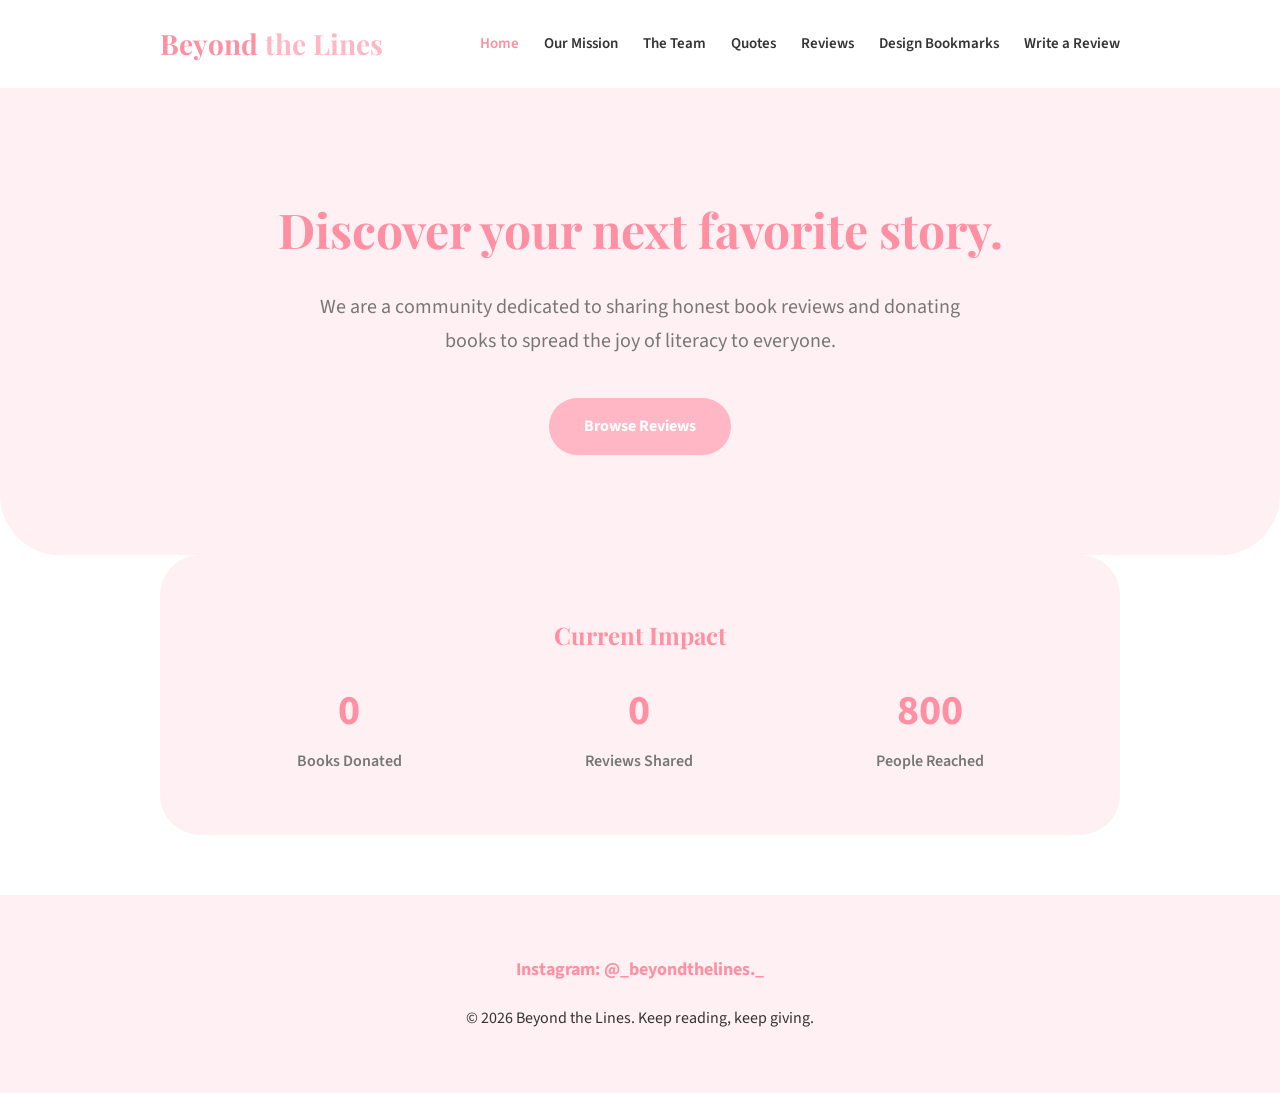
<file: index.html>
<!DOCTYPE html>
<html lang="en">
<head>
    <meta charset="UTF-8">
    <meta name="viewport" content="width=device-width, initial-scale=1.0">
    <title>Beyond the Lines | Read. Review. Give.</title>
    <link rel="stylesheet" href="style.css">
    <link href="https://fonts.googleapis.com/css2?family=Playfair+Display:wght@700&family=Source+Sans+Pro:wght@400;600&display=swap" rel="stylesheet">
</head>
<body>

    <header>
        <nav class="container">
            <a href="index.html" class="logo">Beyond <span>the Lines</span></a>
            <ul class="nav-menu">
                <li><a href="index.html" class="active">Home</a></li>
                <li><a href="about.html">Our Mission</a></li>
                <li><a href="team.html">The Team</a></li>
                <li><a href="quotes.html">Quotes</a></li>
                <li><a href="reviews.html">Reviews</a></li>
                <li><a href="bookmarks.html">Design Bookmarks</a></li>
                <li><a href="https://docs.google.com/forms/d/e/1FAIpQLSem9mo74BOJSPrJzr-lH42coEEXWqu-8bYov24VvjjePuHAZA/viewform?usp=preview" target="_blank">Write a Review</a></li>
            </ul>
        </nav>
    </header>

    <section class="hero">
        <div class="container">
            <h1>Discover your next <span>favorite story.</span></h1>
            <p>We are a community dedicated to sharing honest book reviews and donating books to spread the joy of literacy to everyone.</p>
            <div style="margin-top: 30px;">
                <a href="reviews.html" class="btn-pink">Browse Reviews</a>
            </div>
        </div>
    </section>

    <section class="container">
        <div style="text-align: center; padding: 60px; background: var(--soft-pink); border-radius: 40px;">
            <h2 style="color: var(--accent-pink); margin-bottom: 20px;">Current Impact</h2>
            <div style="display: flex; justify-content: space-around; flex-wrap: wrap; gap: 30px; margin-top: 20px;">
                <div>
                    <span style="display: block; font-size: 42px; font-weight: 700; color: var(--accent-pink);">0</span>
                    <span style="color: var(--text-light); font-weight: 600;">Books Donated</span>
                </div>
                <div>
                    <span style="display: block; font-size: 42px; font-weight: 700; color: var(--accent-pink);">0</span>
                    <span style="color: var(--text-light); font-weight: 600;">Reviews Shared</span>
                </div>
                <div>
                    <span style="display: block; font-size: 42px; font-weight: 700; color: var(--accent-pink);">800</span>
                    <span style="color: var(--text-light); font-weight: 600;">People Reached</span>
                </div>
            </div>
        </div>
    </section>

    <footer>
        <div class="container">
            <div class="social-links" style="margin-bottom: 20px;">
                <a href="https://www.instagram.com/_beyondthelines._/" target="_blank">Instagram: @_beyondthelines._</a>
            </div>
            <p>&copy; 2026 Beyond the Lines. Keep reading, keep giving.</p>
        </div>
    </footer>

</body>
</html>
</file>
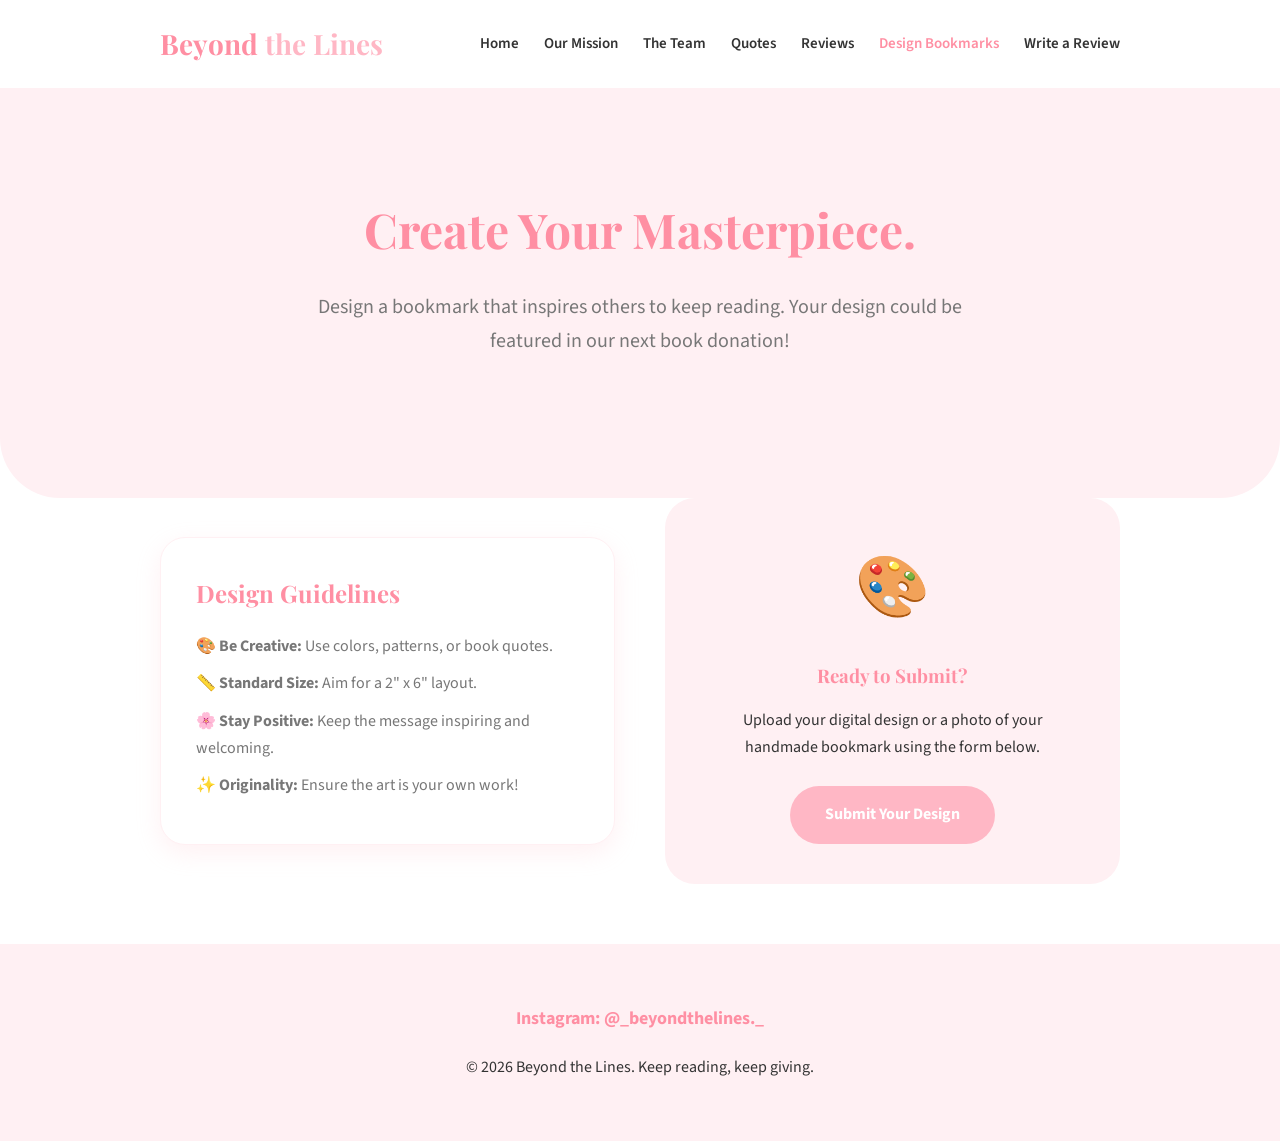
<file: bookmarks.html>
<!DOCTYPE html>
<html lang="en">
<head>
    <meta charset="UTF-8">
    <meta name="viewport" content="width=device-width, initial-scale=1.0">
    <title>Beyond the Lines | Design Bookmarks</title>
    <link rel="stylesheet" href="style.css">
    <link href="https://fonts.googleapis.com/css2?family=Playfair+Display:wght@700&family=Source+Sans+Pro:wght@400;600&display=swap" rel="stylesheet">
</head>
<body>

    <header>
        <nav class="container">
            <a href="index.html" class="logo">Beyond <span>the Lines</span></a>
            <ul class="nav-menu">
                <li><a href="index.html">Home</a></li>
                <li><a href="about.html">Our Mission</a></li>
                <li><a href="team.html">The Team</a></li>
                <li><a href="quotes.html">Quotes</a></li>
                <li><a href="reviews.html">Reviews</a></li>
                <li><a href="bookmarks.html" class="active">Design Bookmarks</a></li>
                <li><a href="https://docs.google.com/forms/d/e/1FAIpQLSem9mo74BOJSPrJzr-lH42coEEXWqu-8bYov24VvjjePuHAZA/viewform?usp=preview" target="_blank">Write a Review</a></li>
            </ul>
        </nav>
    </header>

    <section class="hero">
        <div class="container">
            <h1>Create Your <span>Masterpiece.</span></h1>
            <p>Design a bookmark that inspires others to keep reading. Your design could be featured in our next book donation!</p>
        </div>
    </section>

    <section class="container">
        <div style="display: grid; grid-template-columns: repeat(auto-fit, minmax(300px, 1fr)); gap: 50px; align-items: center;">
            <div class="card" style="text-align: left;">
                <h2 style="color: var(--accent-pink); margin-bottom: 20px;">Design Guidelines</h2>
                <ul style="list-style: none; color: var(--text-light);">
                    <li style="margin-bottom: 10px;">🎨 <strong>Be Creative:</strong> Use colors, patterns, or book quotes.</li>
                    <li style="margin-bottom: 10px;">📏 <strong>Standard Size:</strong> Aim for a 2" x 6" layout.</li>
                    <li style="margin-bottom: 10px;">🌸 <strong>Stay Positive:</strong> Keep the message inspiring and welcoming.</li>
                    <li style="margin-bottom: 10px;">✨ <strong>Originality:</strong> Ensure the art is your own work!</li>
                </ul>
            </div>
            
            <div class="form-container" style="text-align: center; padding: 40px;">
                <div style="font-size: 60px; margin-bottom: 20px;">🎨</div>
                <h3 style="color: var(--accent-pink); margin-bottom: 15px;">Ready to Submit?</h3>
                <p style="margin-bottom: 25px;">Upload your digital design or a photo of your handmade bookmark using the form below.</p>
                <a href="https://docs.google.com/forms/d/e/1FAIpQLSdgvsyT6Nh6XoqdMTIgaEi9GRjBqaIR6qL6q6AiiR72TGFPNQ/viewform?usp=publish-editor" target="_blank" class="btn-pink">Submit Your Design</a>
            </div>
        </div>
    </section>

    <footer>
        <div class="container">
            <div class="social-links" style="margin-bottom: 20px;">
                <a href="https://www.instagram.com/_beyondthelines._/" target="_blank">Instagram: @_beyondthelines._</a>
            </div>
            <p>&copy; 2026 Beyond the Lines. Keep reading, keep giving.</p>
        </div>
    </footer>

</body>
</html>
</file>
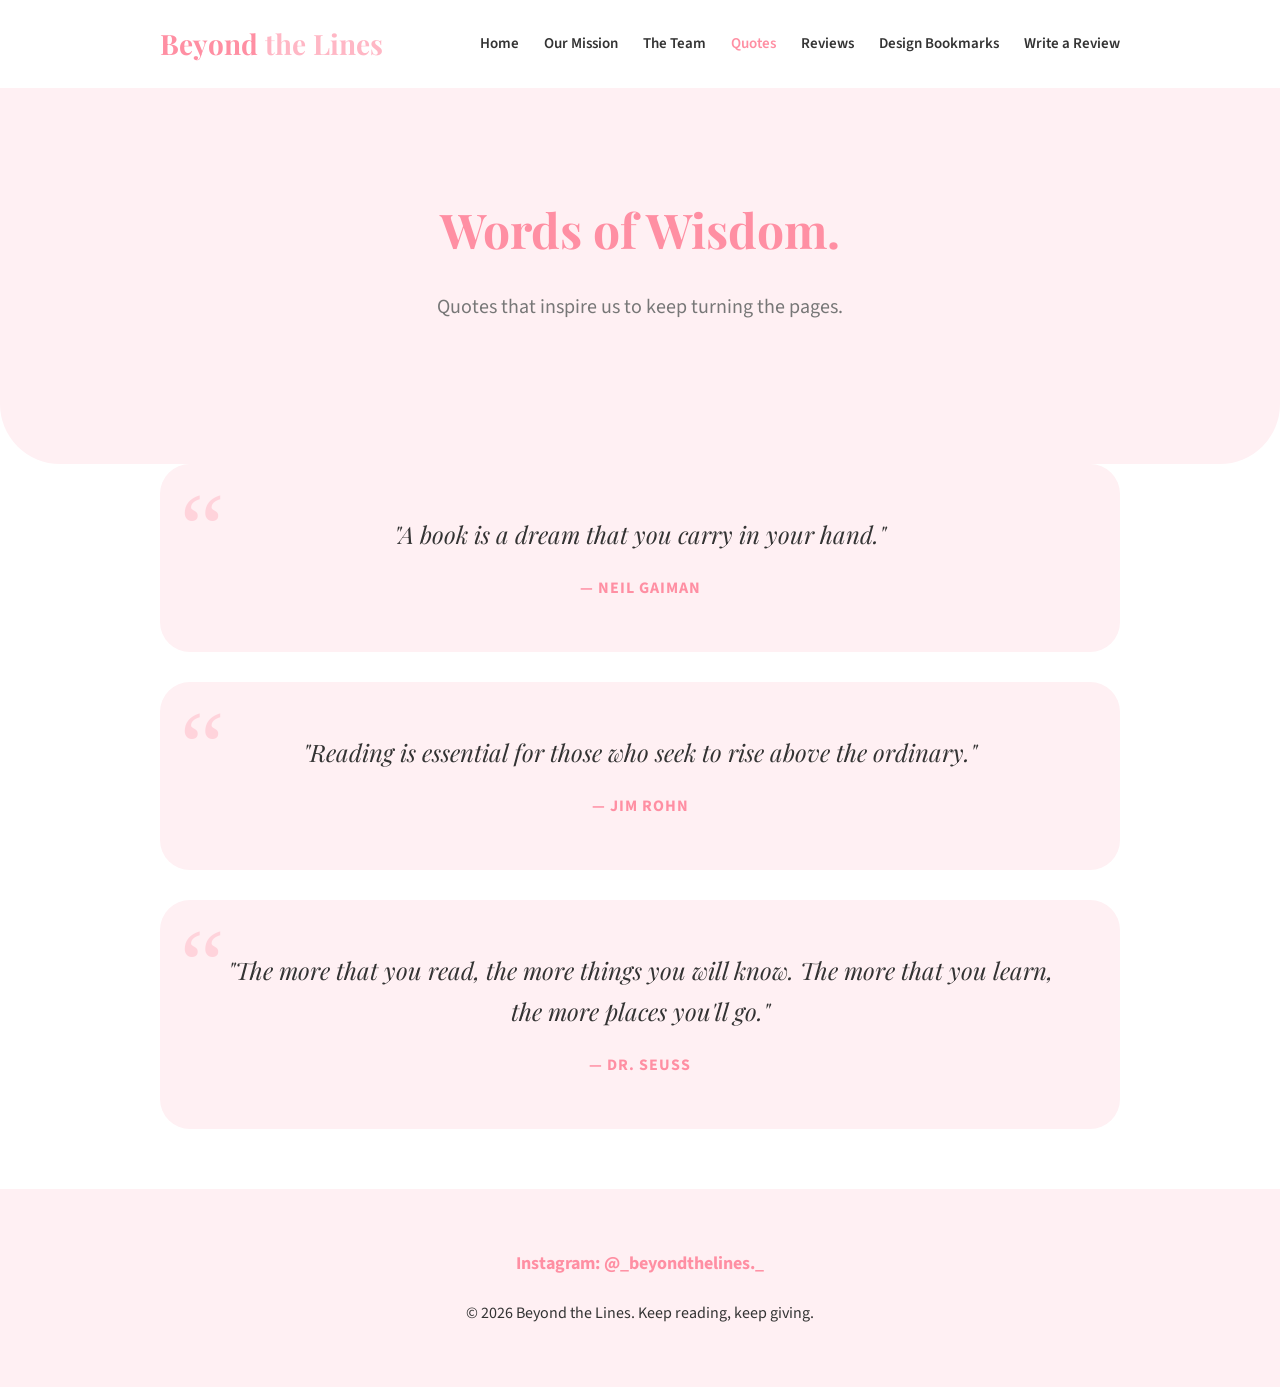
<file: quotes.html>
<!DOCTYPE html>
<html lang="en">
<head>
    <meta charset="UTF-8">
    <meta name="viewport" content="width=device-width, initial-scale=1.0">
    <title>Beyond the Lines | Quotes</title>
    <link rel="stylesheet" href="style.css">
    <link href="https://fonts.googleapis.com/css2?family=Playfair+Display:wght@700&family=Source+Sans+Pro:wght@400;600&display=swap" rel="stylesheet">
</head>
<body>

    <header>
        <nav class="container">
            <a href="index.html" class="logo">Beyond <span>the Lines</span></a>
            <ul class="nav-menu">
                <li><a href="index.html">Home</a></li>
                <li><a href="about.html">Our Mission</a></li>
                <li><a href="team.html">The Team</a></li>
                <li><a href="quotes.html" class="active">Quotes</a></li>
                <li><a href="reviews.html">Reviews</a></li>
                <li><a href="bookmarks.html">Design Bookmarks</a></li>
                <li><a href="https://docs.google.com/forms/d/e/1FAIpQLSem9mo74BOJSPrJzr-lH42coEEXWqu-8bYov24VvjjePuHAZA/viewform?usp=preview" target="_blank">Write a Review</a></li>
            </ul>
        </nav>
    </header>

    <section class="hero">
        <div class="container">
            <h1>Words of <span>Wisdom.</span></h1>
            <p>Quotes that inspire us to keep turning the pages.</p>
        </div>
    </section>

    <section class="container">
        <div class="quote-box">
            <p class="quote-text">"A book is a dream that you carry in your hand."</p>
            <p class="quote-author">— Neil Gaiman</p>
        </div>
        
        <div class="quote-box">
            <p class="quote-text">"Reading is essential for those who seek to rise above the ordinary."</p>
            <p class="quote-author">— Jim Rohn</p>
        </div>
        
        <div class="quote-box">
            <p class="quote-text">"The more that you read, the more things you will know. The more that you learn, the more places you'll go."</p>
            <p class="quote-author">— Dr. Seuss</p>
        </div>
    </section>

    <footer>
        <div class="container">
            <div class="social-links" style="margin-bottom: 20px;">
                <a href="https://www.instagram.com/_beyondthelines._/" target="_blank">Instagram: @_beyondthelines._</a>
            </div>
            <p>&copy; 2026 Beyond the Lines. Keep reading, keep giving.</p>
        </div>
    </footer>

</body>
</html>
</file>
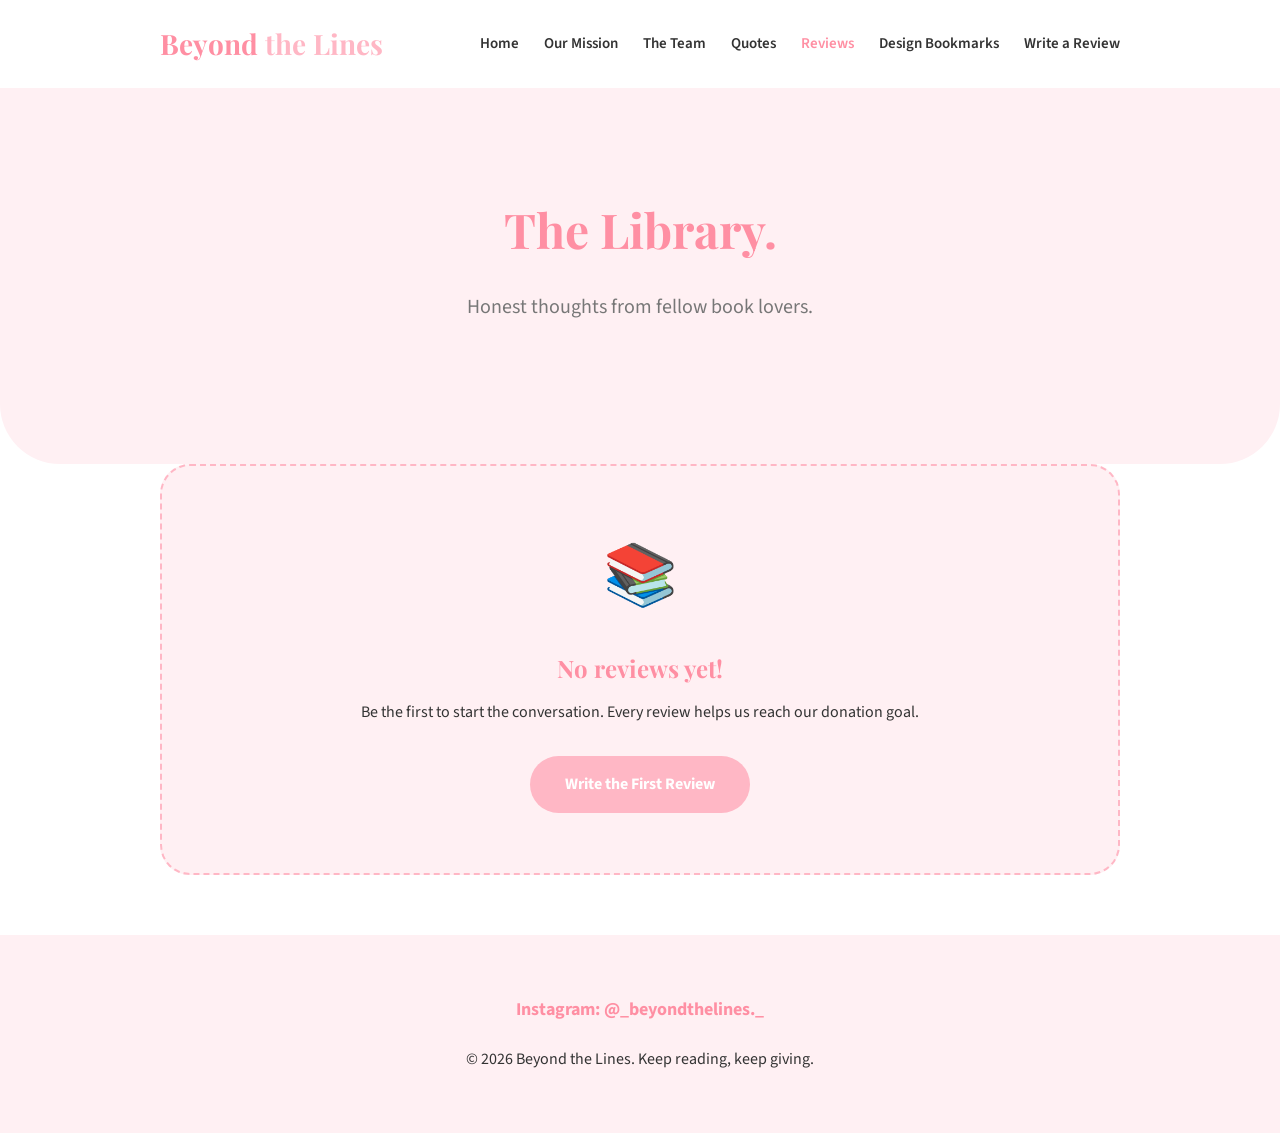
<file: reviews.html>
<!DOCTYPE html>
<html lang="en">
<head>
    <meta charset="UTF-8">
    <meta name="viewport" content="width=device-width, initial-scale=1.0">
    <title>Beyond the Lines | Reviews</title>
    <link rel="stylesheet" href="style.css">
    <link href="https://fonts.googleapis.com/css2?family=Playfair+Display:wght@700&family=Source+Sans+Pro:wght@400;600&display=swap" rel="stylesheet">
</head>
<body>

    <header>
        <nav class="container">
            <a href="index.html" class="logo">Beyond <span>the Lines</span></a>
            <ul class="nav-menu">
                <li><a href="index.html">Home</a></li>
                <li><a href="about.html">Our Mission</a></li>
                <li><a href="team.html">The Team</a></li>
                <li><a href="quotes.html">Quotes</a></li>
                <li><a href="reviews.html" class="active">Reviews</a></li>
                <li><a href="bookmarks.html">Design Bookmarks</a></li>
                <li><a href="https://docs.google.com/forms/d/e/1FAIpQLSem9mo74BOJSPrJzr-lH42coEEXWqu-8bYov24VvjjePuHAZA/viewform?usp=preview" target="_blank">Write a Review</a></li>
            </ul>
        </nav>
    </header>

    <section class="hero">
        <div class="container">
            <h1>The <span>Library.</span></h1>
            <p>Honest thoughts from fellow book lovers.</p>
        </div>
    </section>

    <section class="container">
        <div class="empty-state">
            <div style="font-size: 60px; margin-bottom: 20px;">📚</div>
            <h2 style="color: var(--accent-pink); margin-bottom: 10px;">No reviews yet!</h2>
            <p>Be the first to start the conversation. Every review helps us reach our donation goal.</p>
            <div style="margin-top: 30px;">
                <a href="https://docs.google.com/forms/d/e/1FAIpQLSem9mo74BOJSPrJzr-lH42coEEXWqu-8bYov24VvjjePuHAZA/viewform?usp=preview" target="_blank" class="btn-pink">Write the First Review</a>
            </div>
        </div>
    </section>

    <footer>
        <div class="container">
            <div class="social-links" style="margin-bottom: 20px;">
                <a href="https://www.instagram.com/_beyondthelines._/" target="_blank">Instagram: @_beyondthelines._</a>
            </div>
            <p>&copy; 2026 Beyond the Lines. Keep reading, keep giving.</p>
        </div>
    </footer>

</body>
</html>
</file>
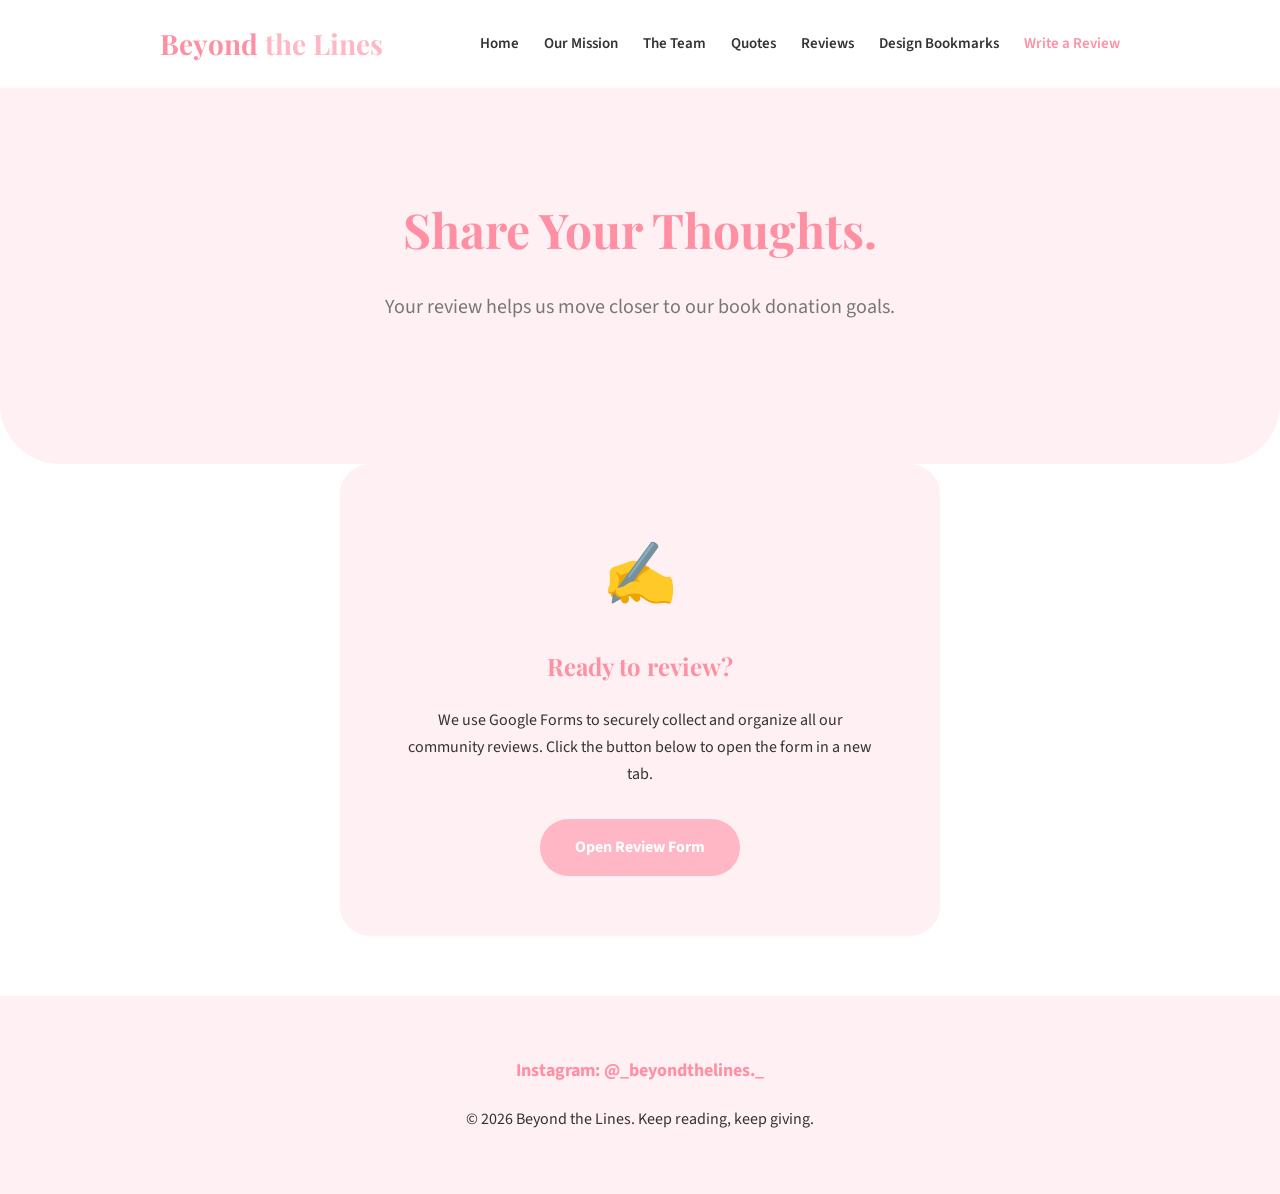
<file: submit.html>
<!DOCTYPE html>
<html lang="en">
<head>
    <meta charset="UTF-8">
    <meta name="viewport" content="width=device-width, initial-scale=1.0">
    <title>Beyond the Lines | Submit Review</title>
    <link rel="stylesheet" href="style.css">
    <link href="https://fonts.googleapis.com/css2?family=Playfair+Display:wght@700&family=Source+Sans+Pro:wght@400;600&display=swap" rel="stylesheet">
</head>
<body>

    <header>
        <nav class="container">
            <a href="index.html" class="logo">Beyond <span>the Lines</span></a>
            <ul class="nav-menu">
                <li><a href="index.html">Home</a></li>
                <li><a href="about.html">Our Mission</a></li>
                <li><a href="team.html">The Team</a></li>
                <li><a href="quotes.html">Quotes</a></li>
                <li><a href="reviews.html">Reviews</a></li>
                <li><a href="bookmarks.html">Design Bookmarks</a></li>
                <li><a href="https://docs.google.com/forms/d/e/1FAIpQLSem9mo74BOJSPrJzr-lH42coEEXWqu-8bYov24VvjjePuHAZA/viewform?usp=preview" target="_blank" class="active">Write a Review</a></li>
            </ul>
        </nav>
    </header>

    <section class="hero">
        <div class="container">
            <h1>Share Your <span>Thoughts.</span></h1>
            <p>Your review helps us move closer to our book donation goals.</p>
        </div>
    </section>

    <section class="container">
        <div class="form-container" style="text-align: center; padding: 60px;">
            <div style="font-size: 60px; margin-bottom: 20px;">✍️</div>
            <h2 style="color: var(--accent-pink); margin-bottom: 20px;">Ready to review?</h2>
            <p style="margin-bottom: 30px;">We use Google Forms to securely collect and organize all our community reviews. Click the button below to open the form in a new tab.</p>
            <a href="https://docs.google.com/forms/d/e/1FAIpQLSem9mo74BOJSPrJzr-lH42coEEXWqu-8bYov24VvjjePuHAZA/viewform?usp=preview" target="_blank" class="btn-pink">Open Review Form</a>
        </div>
    </section>

    <footer>
        <div class="container">
            <div class="social-links" style="margin-bottom: 20px;">
                <a href="https://www.instagram.com/_beyondthelines._/" target="_blank">Instagram: @_beyondthelines._</a>
            </div>
            <p>&copy; 2026 Beyond the Lines. Keep reading, keep giving.</p>
        </div>
    </footer>

</body>
</html>
</file>
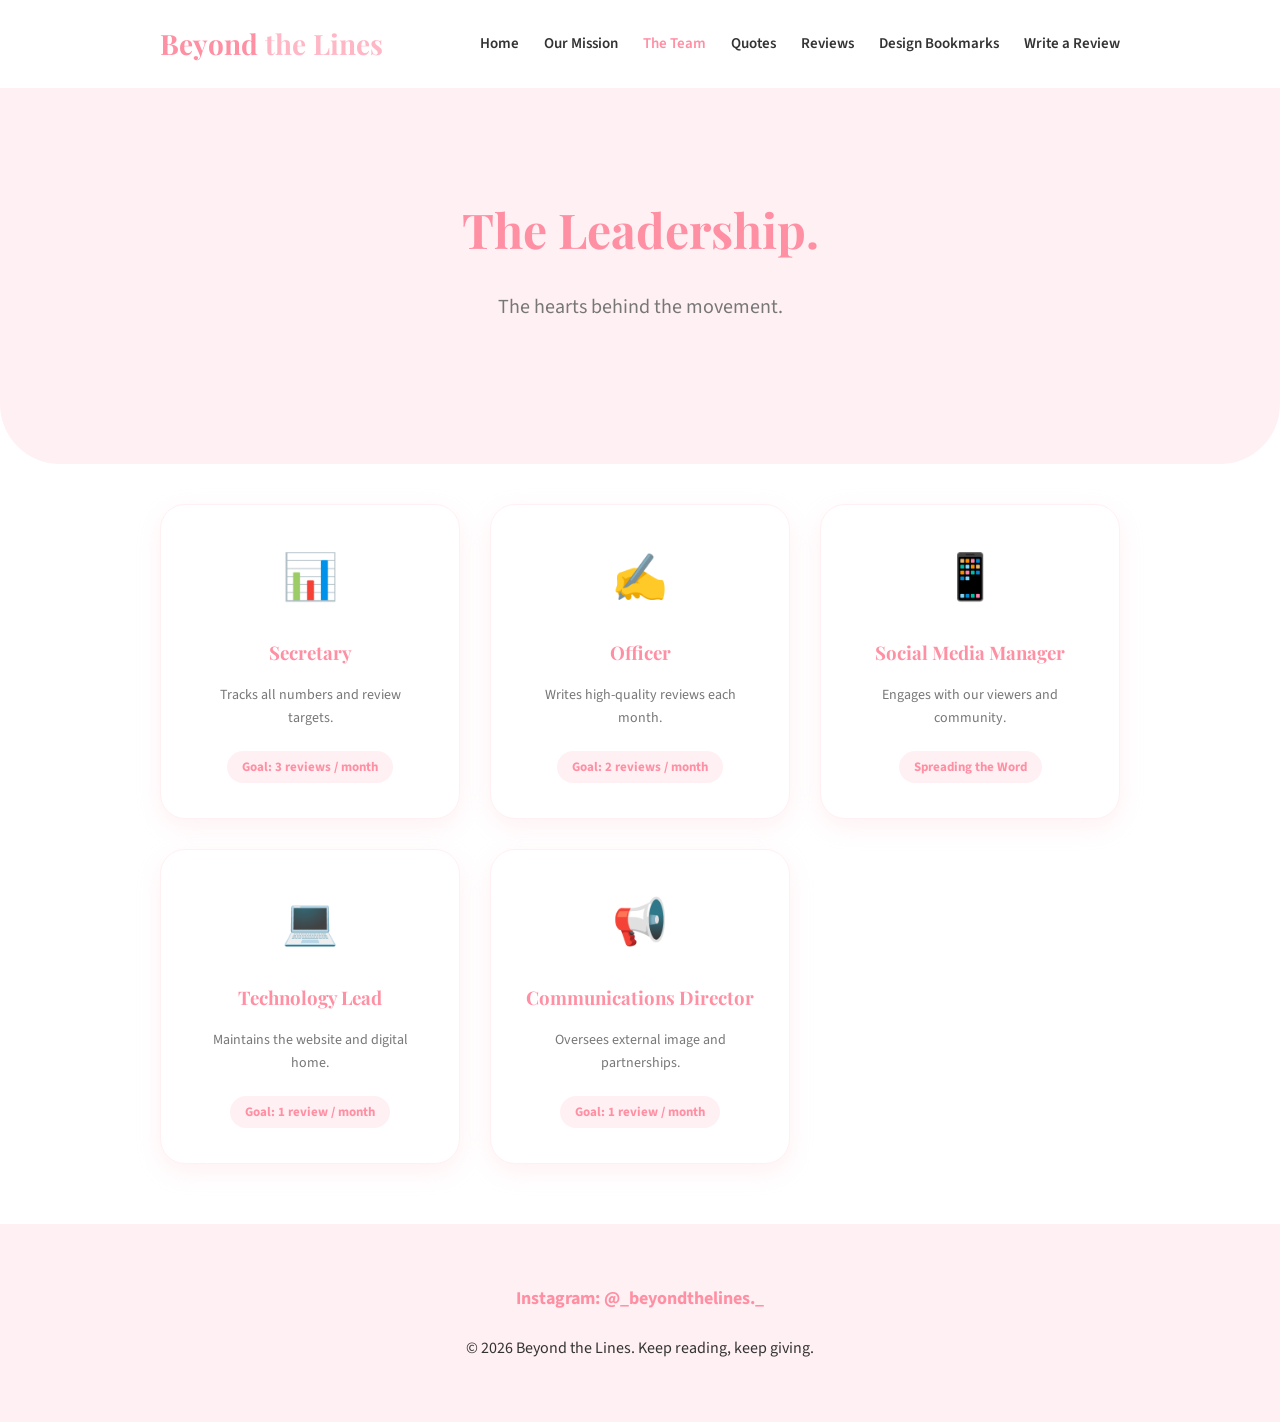
<file: team.html>
<!DOCTYPE html>
<html lang="en">
<head>
    <meta charset="UTF-8">
    <meta name="viewport" content="width=device-width, initial-scale=1.0">
    <title>Beyond the Lines | The Team</title>
    <link rel="stylesheet" href="style.css">
    <link href="https://fonts.googleapis.com/css2?family=Playfair+Display:wght@700&family=Source+Sans+Pro:wght@400;600&display=swap" rel="stylesheet">
</head>
<body>

    <header>
        <nav class="container">
            <a href="index.html" class="logo">Beyond <span>the Lines</span></a>
            <ul class="nav-menu">
                <li><a href="index.html">Home</a></li>
                <li><a href="about.html">Our Mission</a></li>
                <li><a href="team.html" class="active">The Team</a></li>
                <li><a href="quotes.html">Quotes</a></li>
                <li><a href="reviews.html">Reviews</a></li>
                <li><a href="bookmarks.html">Design Bookmarks</a></li>
                <li><a href="https://docs.google.com/forms/d/e/1FAIpQLSem9mo74BOJSPrJzr-lH42coEEXWqu-8bYov24VvjjePuHAZA/viewform?usp=preview" target="_blank">Write a Review</a></li>
            </ul>
        </nav>
    </header>

    <section class="hero">
        <div class="container">
            <h1>The <span>Leadership.</span></h1>
            <p>The hearts behind the movement.</p>
        </div>
    </section>

    <section class="container">
        <div class="team-grid">
            <div class="card">
                <div class="card-icon">📊</div>
                <h3>Secretary</h3>
                <p style="color: var(--text-light); font-size: 14px; margin-bottom: 10px;">Tracks all numbers and review targets.</p>
                <div class="target-badge">Goal: 3 reviews / month</div>
            </div>
            
            <div class="card">
                <div class="card-icon">✍️</div>
                <h3>Officer</h3>
                <p style="color: var(--text-light); font-size: 14px; margin-bottom: 10px;">Writes high-quality reviews each month.</p>
                <div class="target-badge">Goal: 2 reviews / month</div>
            </div>
            
            <div class="card">
                <div class="card-icon">📱</div>
                <h3>Social Media Manager</h3>
                <p style="color: var(--text-light); font-size: 14px; margin-bottom: 10px;">Engages with our viewers and community.</p>
                <div class="target-badge">Spreading the Word</div>
            </div>
            
            <div class="card">
                <div class="card-icon">💻</div>
                <h3>Technology Lead</h3>
                <p style="color: var(--text-light); font-size: 14px; margin-bottom: 10px;">Maintains the website and digital home.</p>
                <div class="target-badge">Goal: 1 review / month</div>
            </div>
            
            <div class="card">
                <div class="card-icon">📢</div>
                <h3>Communications Director</h3>
                <p style="color: var(--text-light); font-size: 14px; margin-bottom: 10px;">Oversees external image and partnerships.</p>
                <div class="target-badge">Goal: 1 review / month</div>
            </div>
        </div>
    </section>

    <footer>
        <div class="container">
            <div class="social-links" style="margin-bottom: 20px;">
                <a href="https://www.instagram.com/_beyondthelines._/" target="_blank">Instagram: @_beyondthelines._</a>
            </div>
            <p>&copy; 2026 Beyond the Lines. Keep reading, keep giving.</p>
        </div>
    </footer>

</body>
</html>
</file>
<file: style.css>
/* ============================================================
   CLASSIC PINK & WHITE LITERARY THEME
   Soft, Welcoming, and Elegant
============================================================ */

:root {
    --primary-pink: #ffb7c5;      /* Cherry Blossom Pink */
    --soft-pink: #fff0f3;         /* Light Pink Background */
    --accent-pink: #ff8fa3;       /* Deep Pink for Highlights */
    --white: #ffffff;
    --text-dark: #333333;
    --text-light: #777777;
    --shadow: 0 8px 25px rgba(255, 183, 197, 0.2);
}

* {
    box-sizing: border-box;
    margin: 0;
    padding: 0;
}

body {
    font-family: 'Source Sans Pro', sans-serif;
    background-color: var(--white);
    color: var(--text-dark);
    line-height: 1.7;
}

.container {
    max-width: 1000px;
    margin: 0 auto;
    padding: 0 20px;
}

h1, h2, h3, .logo {
    font-family: 'Playfair Display', serif;
}

/* ============================================================
   NAVIGATION
============================================================ */

header {
    background-color: var(--white);
    padding: 20px 0;
    border-bottom: 1px solid var(--soft-pink);
    position: sticky;
    top: 0;
    z-index: 100;
}

nav {
    display: flex;
    justify-content: space-between;
    align-items: center;
}

.logo {
    font-size: 28px;
    font-weight: 700;
    color: var(--accent-pink);
    text-decoration: none;
}

.logo span {
    color: var(--primary-pink);
}

.nav-menu {
    display: flex;
    list-style: none;
}

.nav-menu li {
    margin-left: 25px;
}

.nav-menu a {
    text-decoration: none;
    color: var(--text-dark);
    font-weight: 600;
    font-size: 15px;
    transition: color 0.3s;
}

.nav-menu a:hover, .nav-menu a.active {
    color: var(--accent-pink);
}

/* ============================================================
   HERO SECTION
============================================================ */

.hero {
    padding: 100px 0;
    background-color: var(--soft-pink);
    text-align: center;
    border-bottom-left-radius: 60px;
    border-bottom-right-radius: 60px;
}

.hero h1 {
    font-size: 48px;
    color: var(--accent-pink);
    margin-bottom: 20px;
}

.hero p {
    font-size: 20px;
    color: var(--text-light);
    max-width: 650px;
    margin: 0 auto 40px;
}

/* ============================================================
   CARDS & GRIDS
============================================================ */

.team-grid {
    display: grid;
    grid-template-columns: repeat(auto-fit, minmax(280px, 1fr));
    gap: 30px;
    margin-top: 40px;
}

.card {
    background: var(--white);
    padding: 35px;
    border-radius: 25px;
    text-align: center;
    border: 1px solid var(--soft-pink);
    box-shadow: var(--shadow);
    transition: transform 0.3s ease;
}

.card:hover {
    transform: translateY(-8px);
}

.card-icon {
    font-size: 45px;
    margin-bottom: 20px;
}

.card h3 {
    color: var(--accent-pink);
    margin-bottom: 15px;
}

.target-badge {
    display: inline-block;
    background: var(--soft-pink);
    color: var(--accent-pink);
    padding: 5px 15px;
    border-radius: 20px;
    font-size: 13px;
    font-weight: 700;
    margin-top: 10px;
}

/* ============================================================
   QUOTES
============================================================ */

.quote-box {
    background: var(--soft-pink);
    padding: 50px;
    border-radius: 30px;
    text-align: center;
    margin-bottom: 30px;
    position: relative;
}

.quote-box::before {
    content: "“";
    font-size: 100px;
    color: var(--primary-pink);
    position: absolute;
    top: -20px;
    left: 20px;
    font-family: serif;
    opacity: 0.5;
}

.quote-text {
    font-size: 24px;
    font-family: 'Playfair Display', serif;
    font-style: italic;
    margin-bottom: 20px;
}

.quote-author {
    font-weight: 700;
    color: var(--accent-pink);
    text-transform: uppercase;
    letter-spacing: 1px;
}

/* ============================================================
   FORMS & BUTTONS
============================================================ */

.btn-pink {
    background-color: var(--primary-pink);
    color: white;
    padding: 15px 35px;
    border-radius: 50px;
    text-decoration: none;
    font-weight: 700;
    display: inline-block;
    transition: 0.3s;
    border: none;
    cursor: pointer;
}

.btn-pink:hover {
    background-color: var(--accent-pink);
    box-shadow: var(--shadow);
}

.form-container {
    max-width: 600px;
    margin: 0 auto;
    background: var(--soft-pink);
    padding: 40px;
    border-radius: 30px;
}

.form-group {
    margin-bottom: 20px;
}

.form-group label {
    display: block;
    margin-bottom: 8px;
    font-weight: 600;
    color: var(--accent-pink);
}

.form-group input, .form-group select, .form-group textarea {
    width: 100%;
    padding: 15px;
    border: 2px solid var(--white);
    border-radius: 15px;
    outline: none;
    font-family: inherit;
}

.form-group input:focus {
    border-color: var(--primary-pink);
}

/* ============================================================
   REVIEWS (Empty State)
============================================================ */

.empty-state {
    text-align: center;
    padding: 60px;
    background: var(--soft-pink);
    border-radius: 30px;
    border: 2px dashed var(--primary-pink);
}

/* ============================================================
   FOOTER
============================================================ */

footer {
    background-color: var(--soft-pink);
    padding: 60px 0;
    text-align: center;
    margin-top: 60px;
}

.social-links a {
    color: var(--accent-pink);
    text-decoration: none;
    font-weight: 700;
    font-size: 18px;
}

.hidden { display: none; }

/* ============================================================
   RESPONSIVE
============================================================ */

@media (max-width: 768px) {
    .nav-menu { display: none; }
    .hero h1 { font-size: 36px; }
}
</file>
